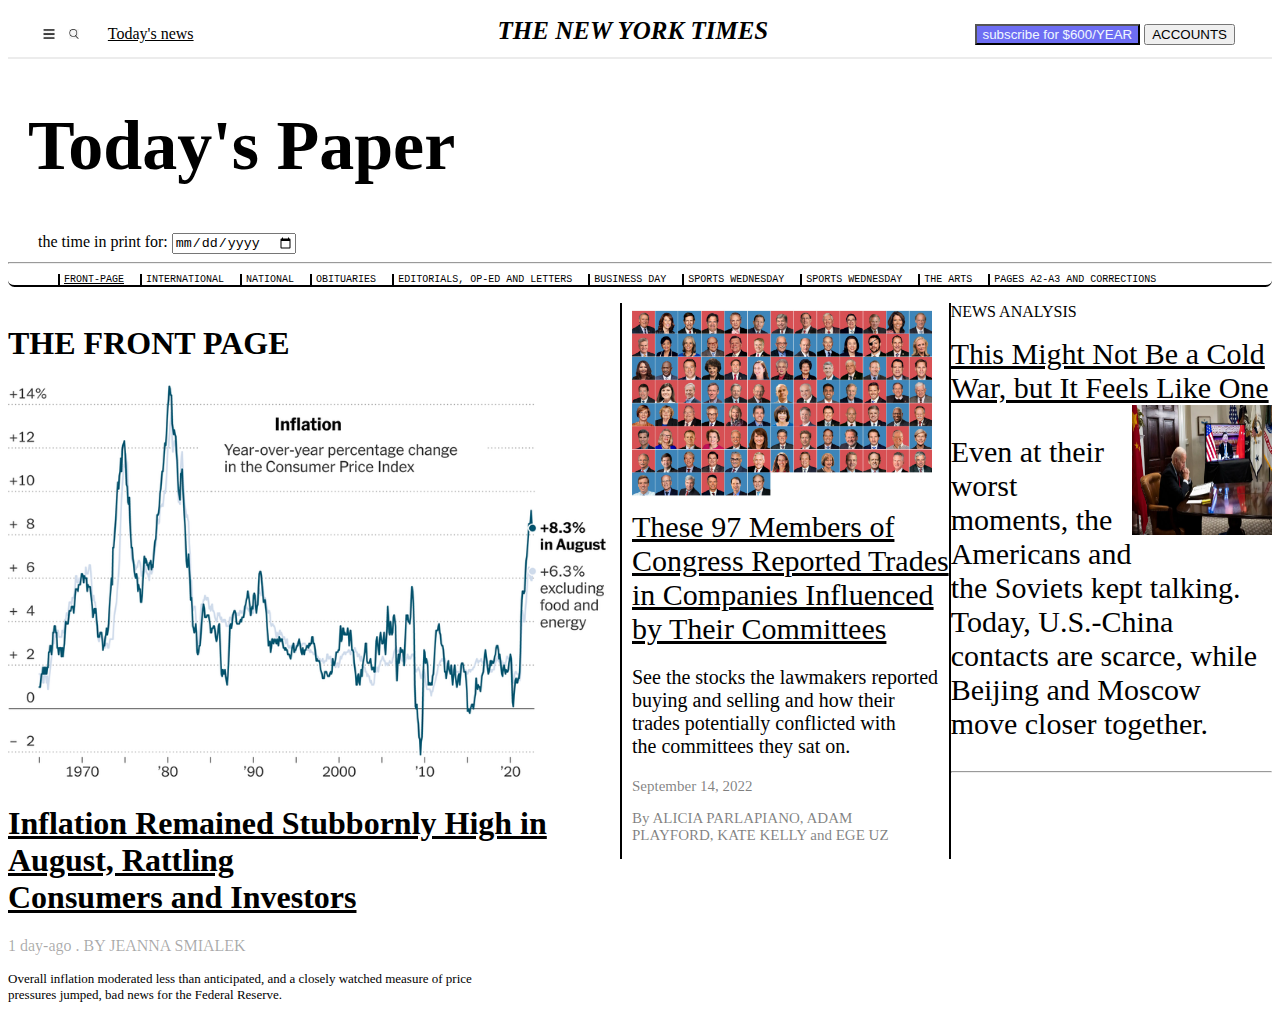
<file: index.html>
<!DOCTYPE html>
<html>
    <head>
        <title>NEW-YORKS-TIMES-NP </title>
      <link rel="stylesheet" href="./CSS/index.css">
    </head>
    <body>
        <ul class="ul1">
         <div class="div1">
             <button id="a1" class="button1"><li ><img src="image/three-line.png" alt="three-line" height="10px "></li></button>
             <button id="a2" class="button1"><li ><img src="image/search-icon.png" alt="search" height="10px"></li></button> 
             <li id="a3"><a href="index.html"> Today's news</a></li>
             <li id="a4">  <i><b> THE NEW YORK TIMES </b></i> </li>
             <button id="a5" class="button1"><li>subscribe for $600/YEAR</li></button>
             <button id="a6" class="button1"><li>ACCOUNTS</li></button>
         </div>
            </ul>
        <h1 id="a7"><b>Today's Paper</b></h1>
        <span>the time in print for:  <input type="date" name="the time in print for"></span>
        <hr>
        <div class="div5">
        <header>
            <ul class="ul2">
               <div class="div2">
                <li> <a href="./HTML/front-page.html">FRONT-PAGE</a></li>
                <li>INTERNATIONAL</li>
                <li>NATIONAL</li>
                <li>OBITUARIES</li>
                <li>EDITORIALS, OP-ED AND LETTERS </li>
                <li>BUSINESS DAY</li>
                <li>SPORTS WEDNESDAY</li>
                <li>SPORTS WEDNESDAY</li>
                <li>THE ARTS</li>
                <li>PAGES A2-A3 AND CORRECTIONS</li>
                </div>
            </ul>
        </header>
        <section>
         <nav>
            <h1>THE FRONT PAGE</h1>
            <a href="./HTML/front-page.html">
               <img src="image/FRONT-PAGE.png" alt="front page" width="600px">
            </a>
            <p><a href="./HTML/front-page.html"> <h1>Inflation Remained Stubbornly High in August, Rattling  <br> Consumers and Investors</h1> </a></p>
            <p id="A2">1 day-ago . BY JEANNA  SMIALEK </p>
            <p id="A1">Overall inflation moderated less than anticipated, and a closely watched measure of price <br> pressures jumped, bad news for the Federal Reserve.</p>
         </nav>
         <article>
            <a href="./HTML/politics.html">
                <img src="./image/97member.jpg" alt="97 member" width="300px">
            </a>
            <br>
            <a href="./HTML/politics.html" class="link3">These 97 Members of <br> Congress Reported Trades <br> in Companies Influenced <br> by Their Committees</a>
            <br>
            <p id="b6">See the stocks the lawmakers reported <br> buying and selling and how their <br> trades potentially conflicted with <br> the committees they sat on.</p> 
           <p id="b7">September 14, 2022
            </p>
            <p id="b7">
            By ALICIA PARLAPIANO, ADAM <br> PLAYFORD, KATE KELLY and EGE UZ
        </p>
        </article>
        <aside>
            <p>NEWS ANALYSIS</p>
            <a href="./HTML/asia-pasafic.html" class="link4">This Might Not Be a Cold War, but It Feels Like One</a>
            <br>
            <a href="./HTML/asia-pasafic.html" class="link5">
                <img src="./image/President Biden.jpg" alt="bidan" width="140px" height="130px">
            </a>
            <p id="b8">Even at their worst moments, the Americans and the Soviets kept talking. Today, U.S.-China contacts are scarce, while Beijing and Moscow move closer together.</p>
            <hr>
        </aside>
        </section>
        
    </div>
    </body>
</html>
</file>
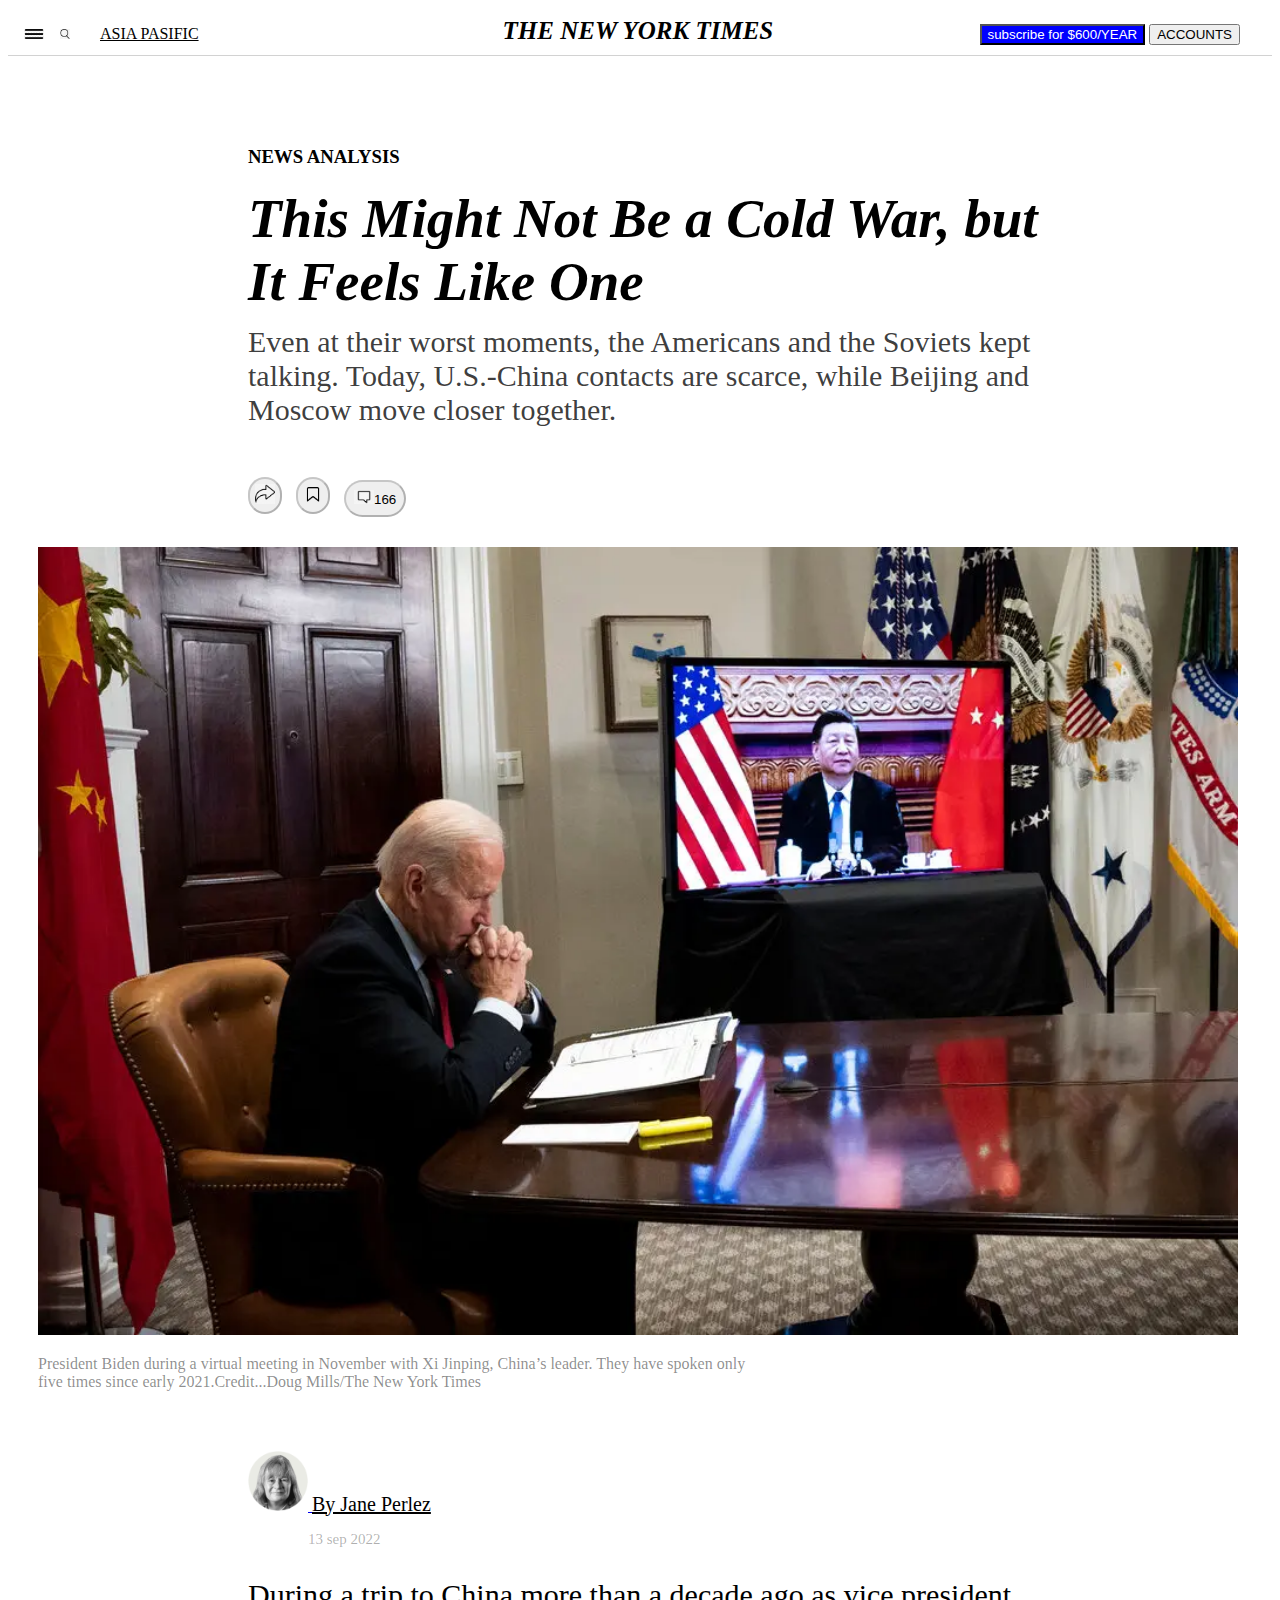
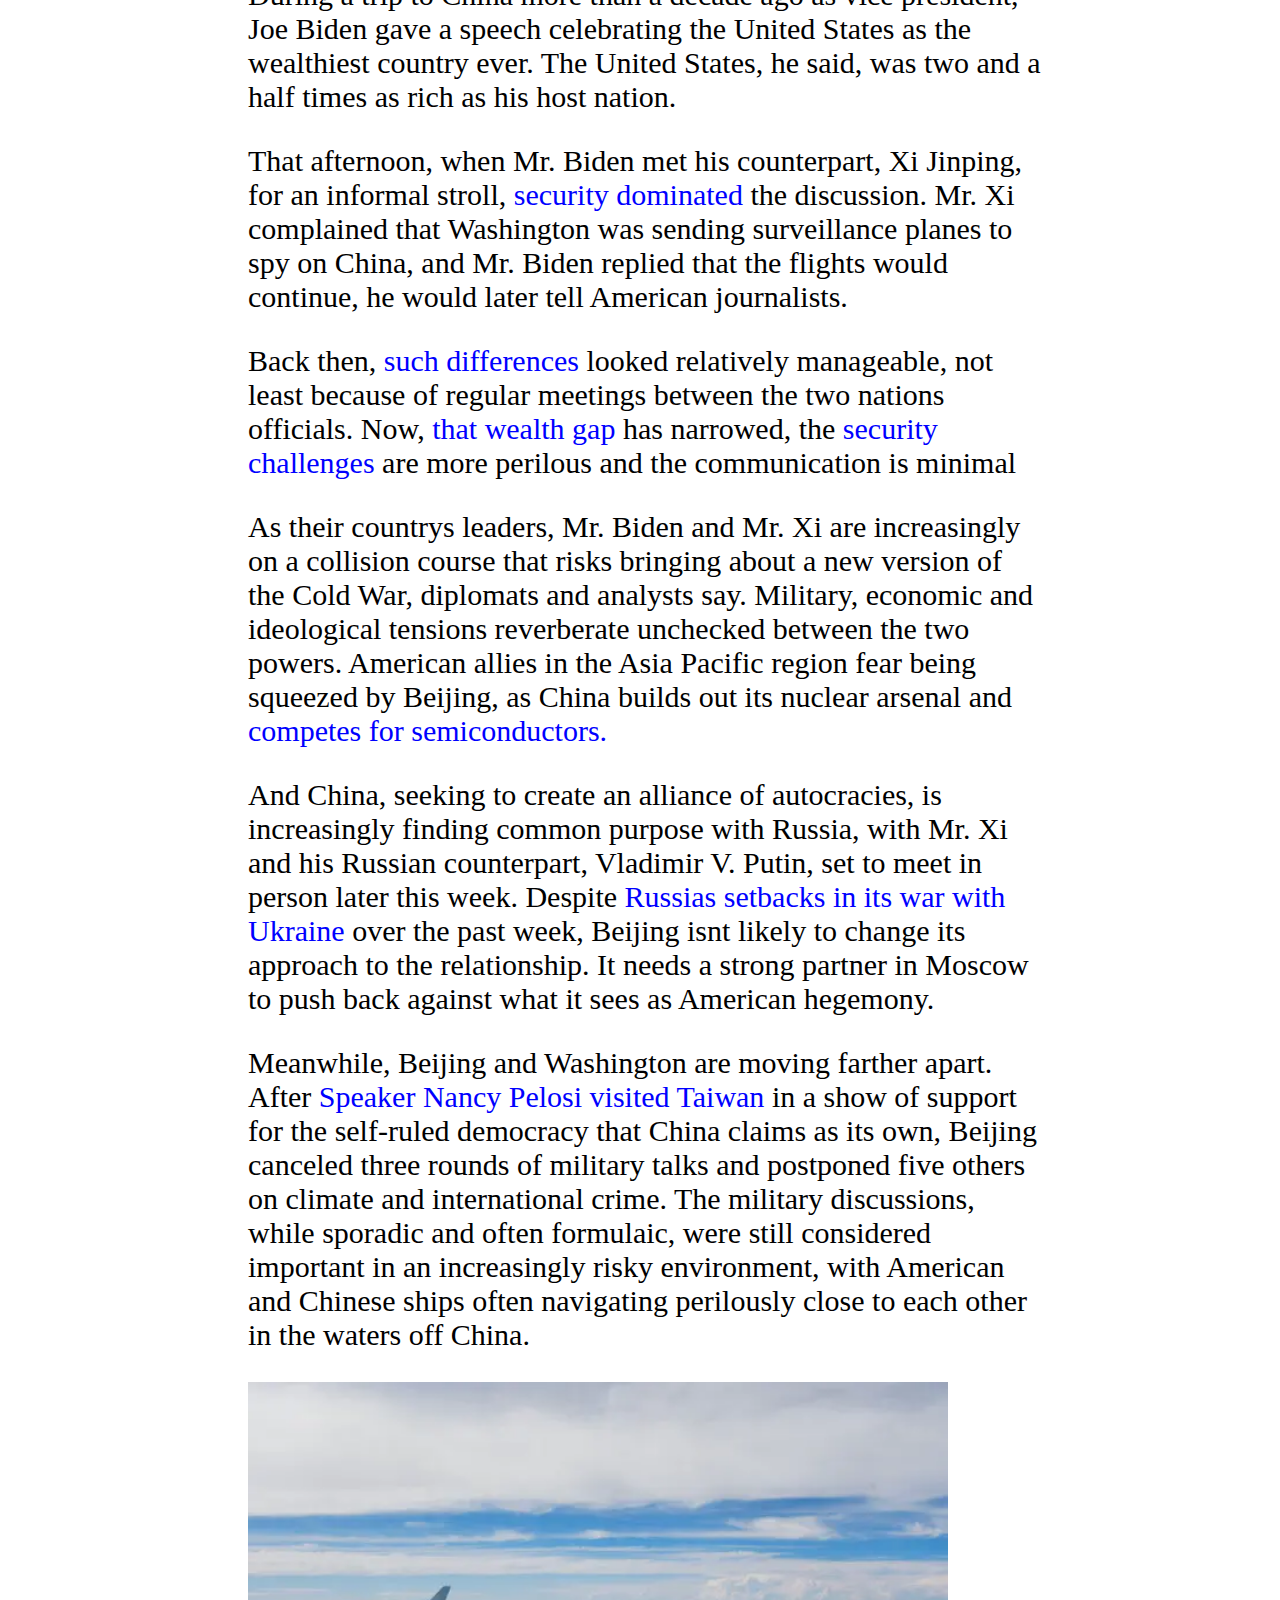
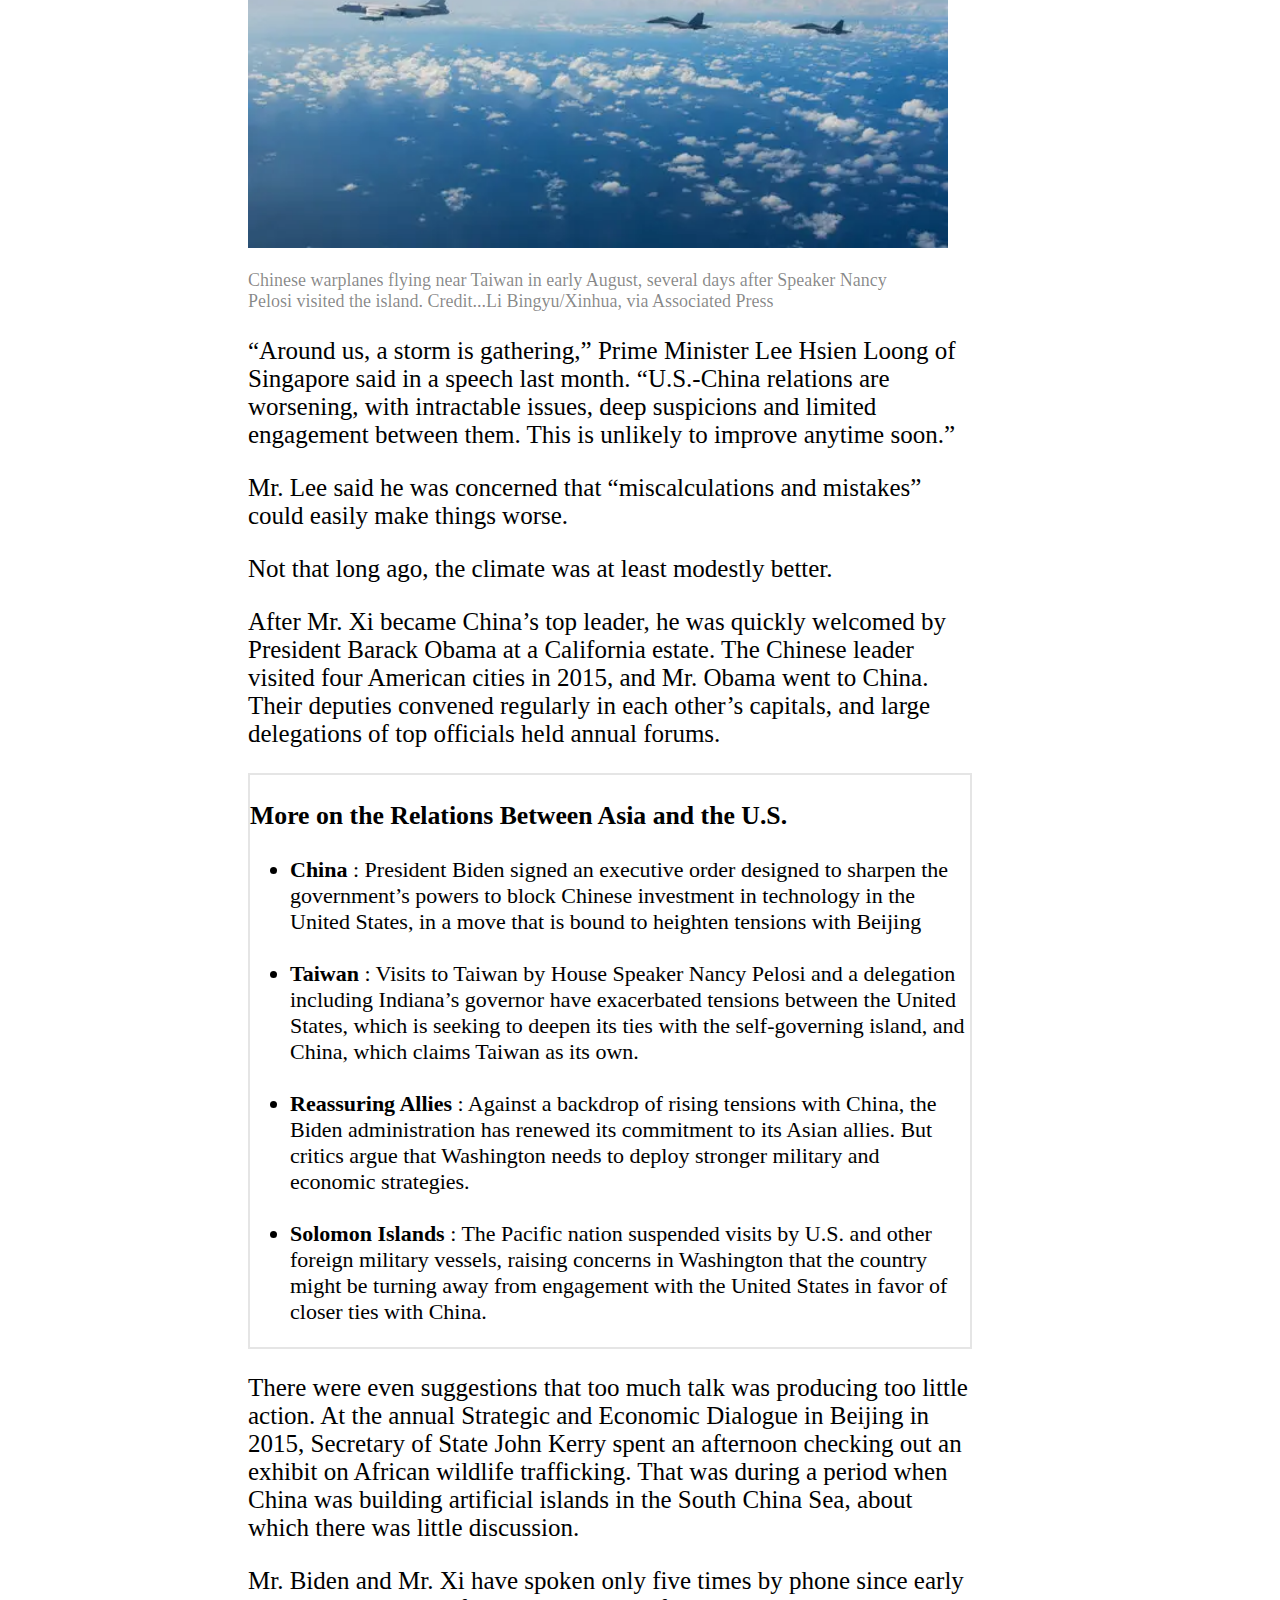
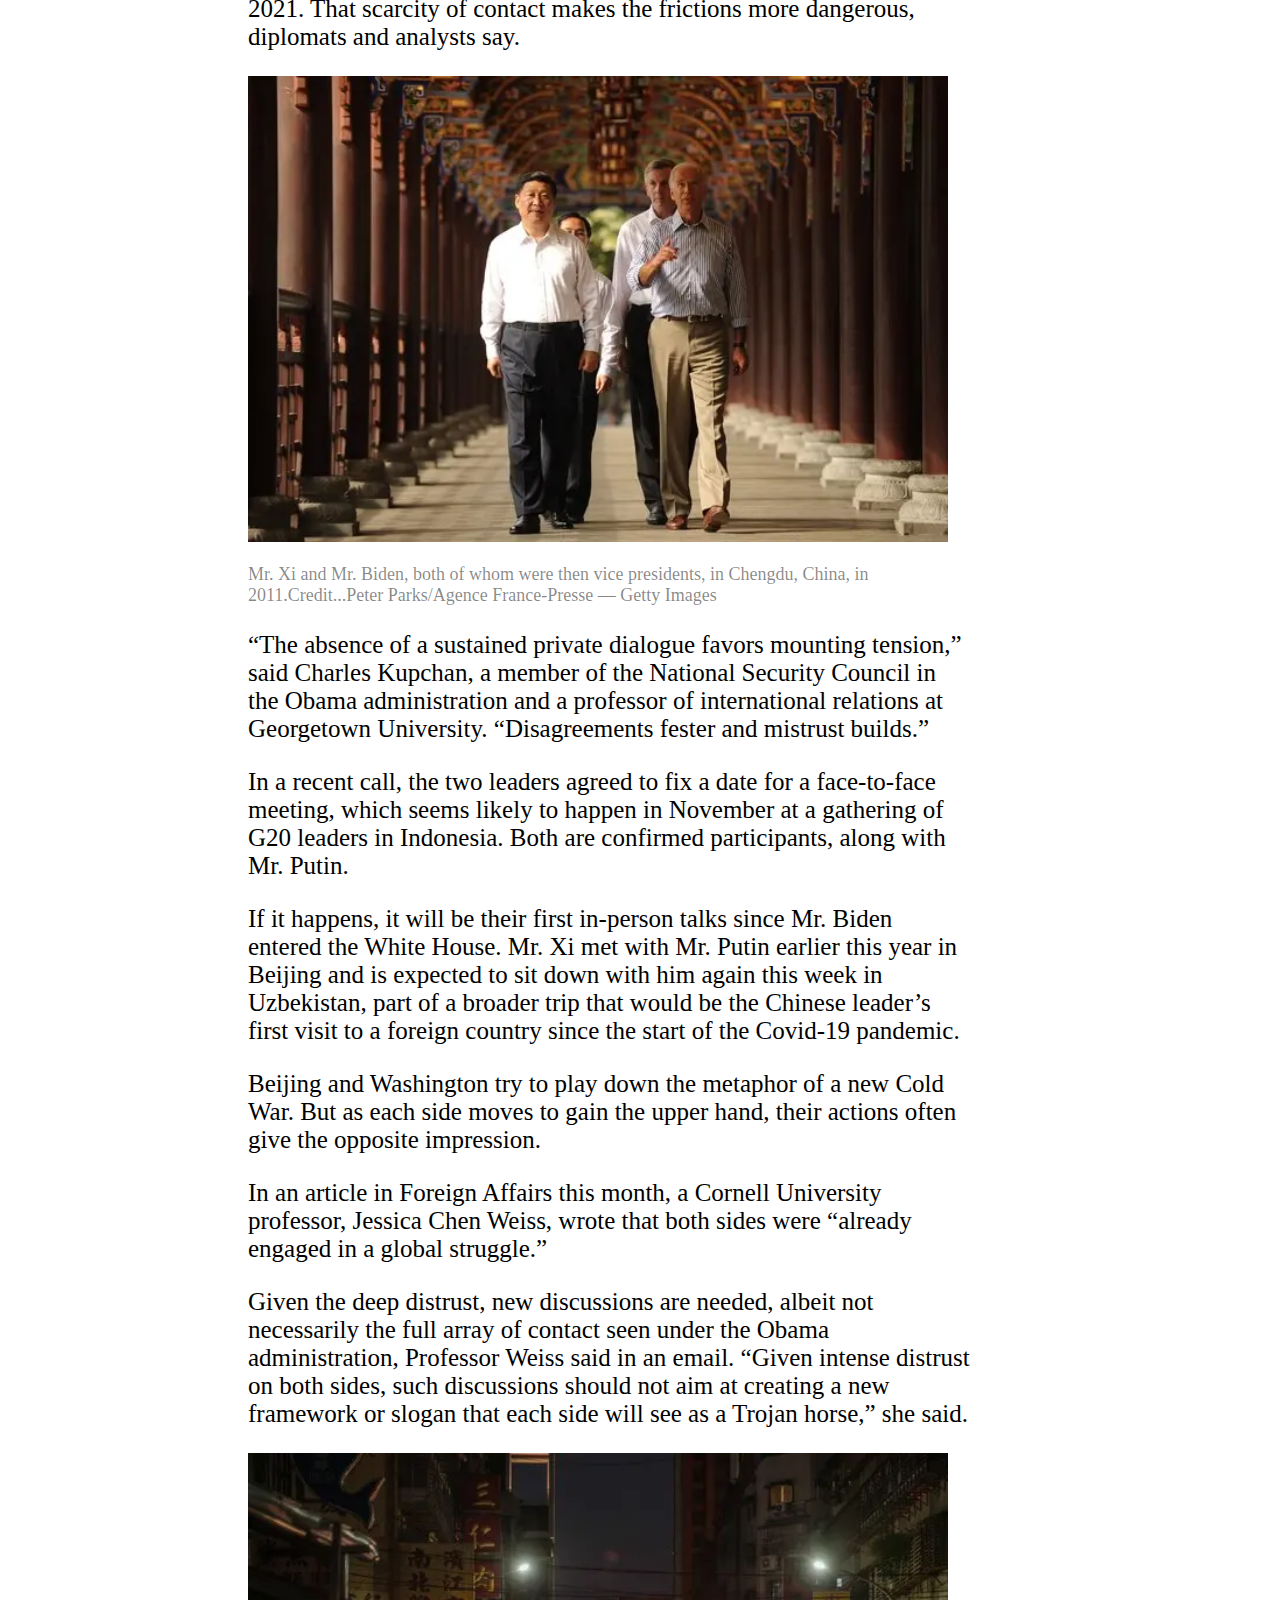
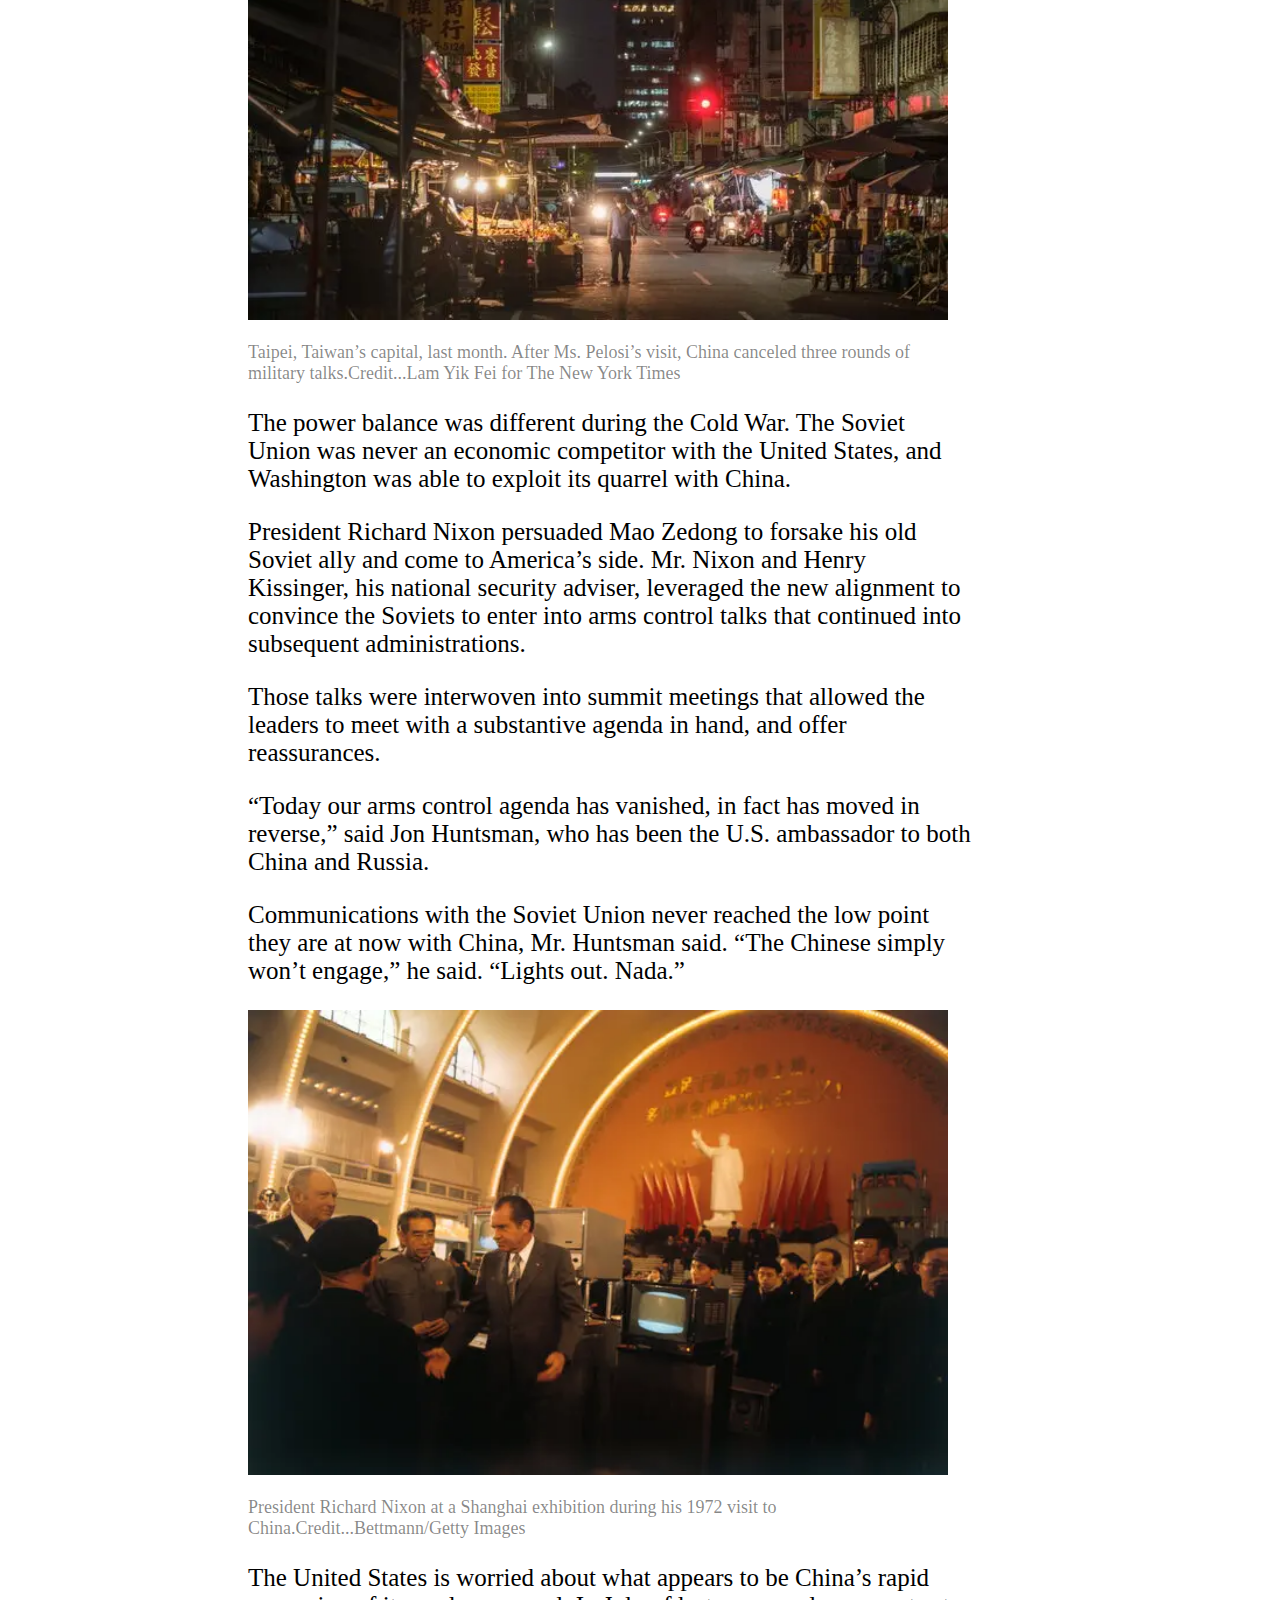
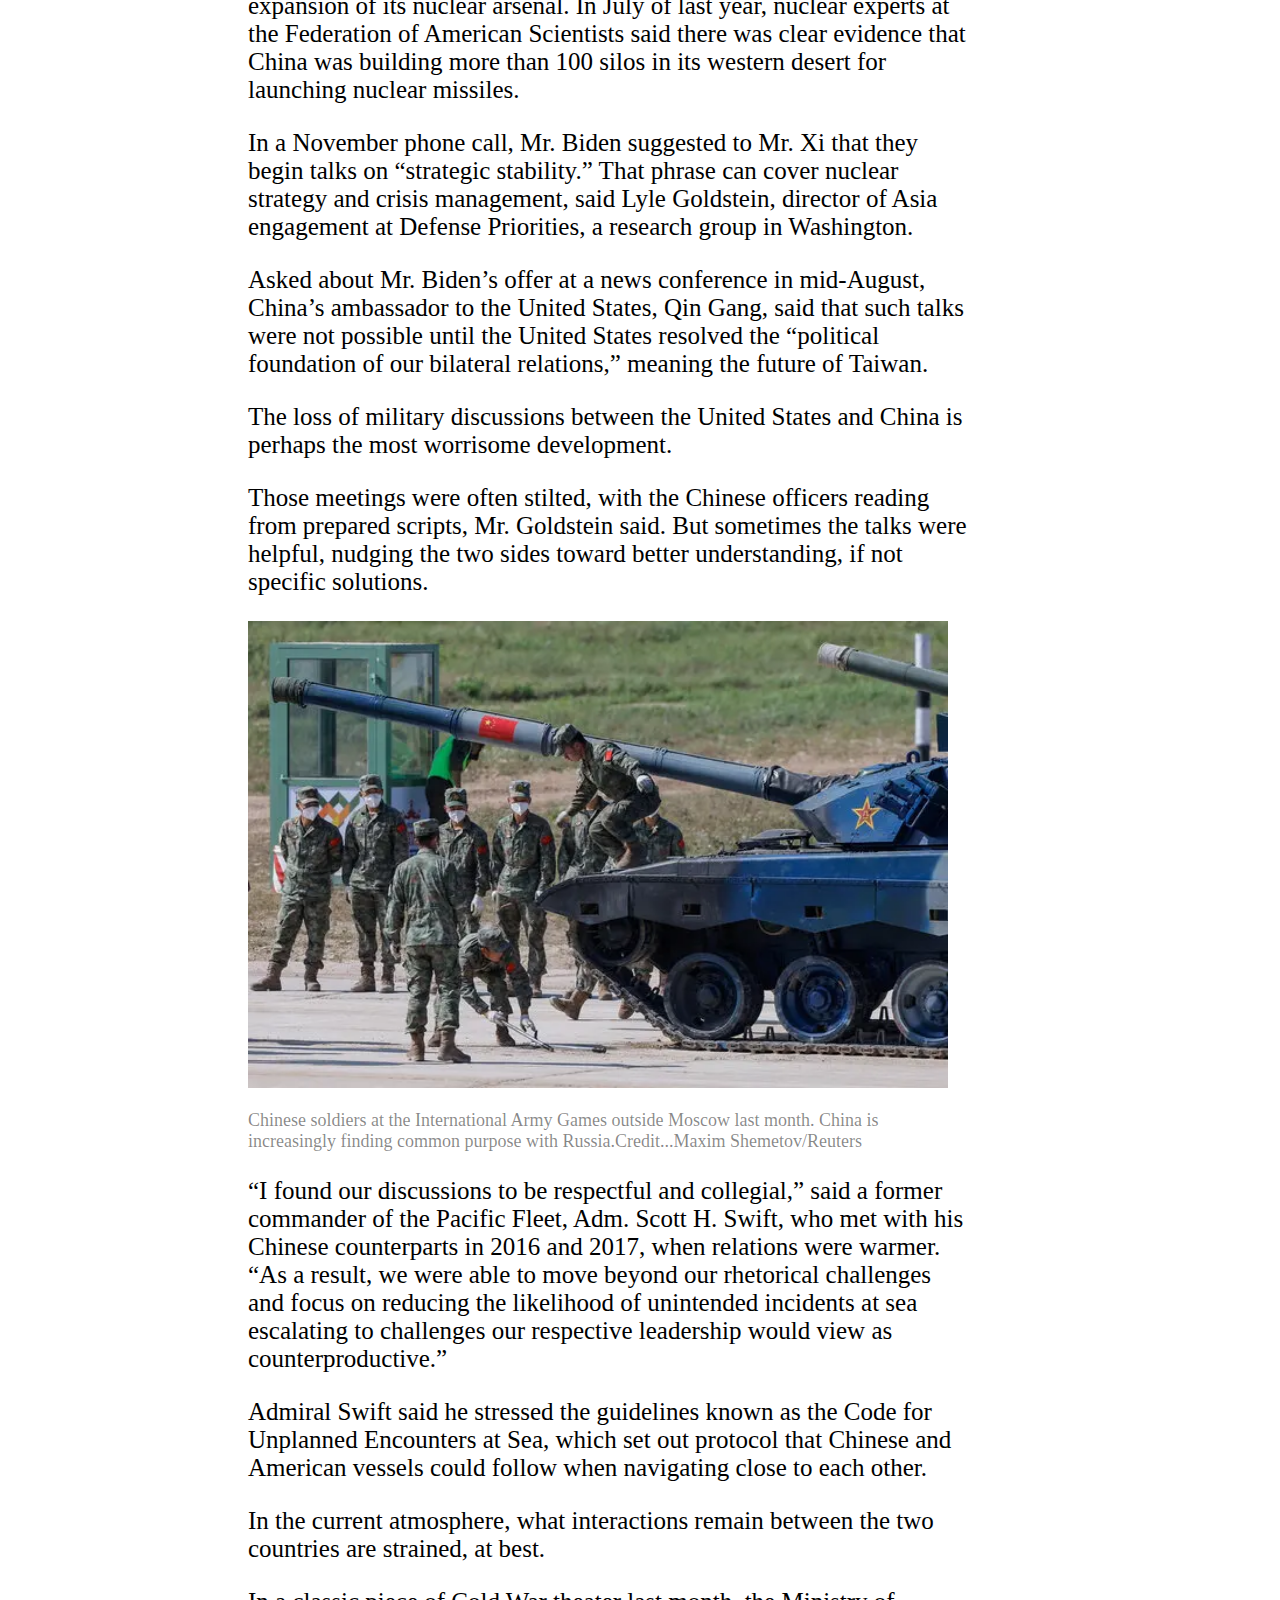
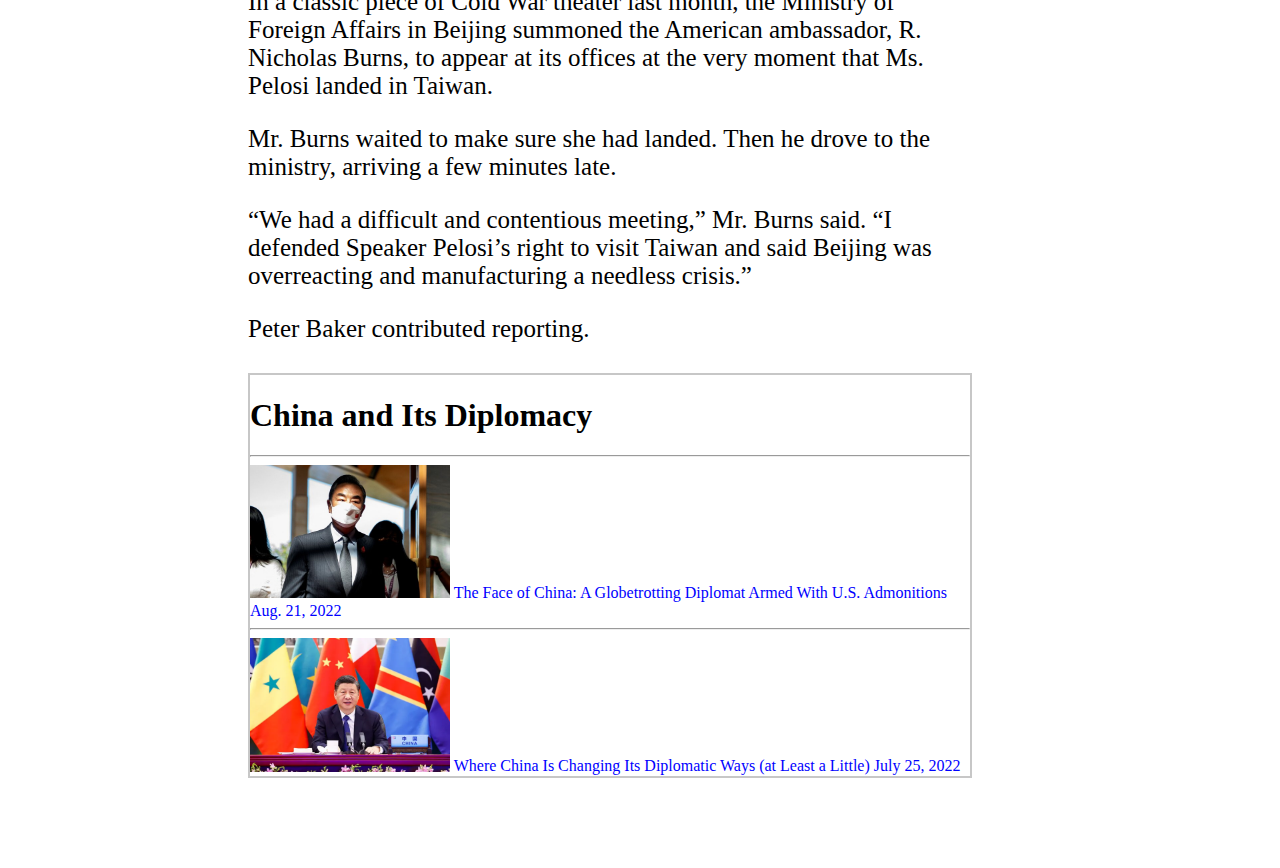
<file: HTML/asia-pasafic.html>
<!DOCTYPE html>
<html>
    <head>
        <title>ASIA PASAFIC</title>
        <link rel="stylesheet" href="../CSS/asia-pacafic.css">
    </head>
    <body>
        <ul class="ul1">
            <div class="div1">
                <button id="a1" class="button1"><li ><img src="../image/three-line.png" alt="three-line" height="10px" width="20px" ></li></button>
                <button id="a2" class="button1"><li ><img src="../image/search-icon.png" alt="search" height="10px"></li></button> 
                <li id="a3"><a href="https://www.nytimes.com/international/section/world/asia">ASIA PASIFIC</a></li>
                <li id="a4">  <i><b> THE NEW YORK TIMES </b></i> </li>
                <button id="a5" class="button1"><li>subscribe for $600/YEAR</li></button>
                <button id="a6" class="button1"><li>ACCOUNTS</li></button>
            </div>
               </ul>
            <h3 id="a7">NEWS ANALYSIS</h3>
            <h1 id="a8"> <i> This Might Not Be a Cold War, but It Feels Like One </i></h1>
            <p id="a9">Even at their worst moments, the Americans and the Soviets kept talking. Today, U.S.-China contacts are scarce, while Beijing and Moscow move closer together.</p>
            <button class="button2"><img src="../image/shear.png" alt="shear" width="20px"></button>
            <button class="button3"><img src="../image/save-3244517-2701888.webp" alt="save" width="20px"></button>
            <button class="button4"><img src="../image/comment.png" alt="comment" width="20px">166</button>
            <img src="../image/President Biden.jpg" alt="" width="1200px" class="image1">
            <p id="a0">President Biden during a virtual meeting in November with Xi Jinping, China’s leader. They have spoken only five times since early 2021.Credit...Doug Mills/The New York Times</p>
            <a href="https://www.nytimes.com/by/jane-perlez" class="link1">
            <img src="../image/Jane Perlez.png" alt="jane Perlez" width="60px">
            </a>
            <a href="https://www.nytimes.com/by/jane-perlez" class="link2">By Jane Perlez</a>
            <br>
            <p id="b1">13 sep 2022</p>
             <div class="div2">
             <p>During a trip to China more than a decade ago as vice president, Joe Biden gave a speech celebrating the United States as the wealthiest country ever. The United States, he said, was two and a half times as rich as his host nation.</p>
             <p>That afternoon, when Mr. Biden met his counterpart, Xi Jinping, for an informal stroll, <span> security dominated </span>the discussion. Mr. Xi complained that Washington was sending surveillance planes to spy on China, and Mr. Biden replied that the flights would continue, he would later tell American journalists.</p>
             <p>Back then, <span> such differences </span> looked relatively manageable, not least because of regular meetings between the two nations officials. Now, <span> that wealth gap </span> has narrowed, the <span> security challenges</span> are more perilous and the communication is minimal</p>
             <p>As their countrys leaders, Mr. Biden and Mr. Xi are increasingly on a collision course that risks bringing about a new version of the Cold War, diplomats and analysts say. Military, economic and ideological tensions reverberate unchecked between the two powers. American allies in the Asia Pacific region fear being squeezed by Beijing, as China builds out its nuclear arsenal and <span> competes for semiconductors. </span></p>
             <p>And China, seeking to create an alliance of autocracies, is increasingly finding common purpose with Russia, with Mr. Xi and his Russian counterpart, Vladimir V. Putin, set to meet in person later this week. Despite <span> Russias setbacks in its war with Ukraine  </span>over the past week, Beijing isnt likely to change its approach to the relationship. It needs a strong partner in Moscow to push back against what it sees as American hegemony.</p>
             <p>Meanwhile, Beijing and Washington are moving farther apart. After <span> Speaker Nancy Pelosi visited Taiwan </span> in a show of support for the self-ruled democracy that China claims as its own, Beijing canceled three rounds of military talks and postponed five others on climate and international crime. The military discussions, while sporadic and often formulaic, were still considered important in an increasingly risky environment, with American and Chinese ships often navigating perilously close to each other in the waters off China.</p>
             </div>
            <img src="../image/birds-in-the-sky.webp" alt="birds-in-the-sky" width="700px" id="b2">
            <p id="b3">Chinese warplanes flying near Taiwan in early August, several days after Speaker Nancy Pelosi visited the island. Credit...Li Bingyu/Xinhua, via Associated Press</p>
            <div class="div3">       
            <p>“Around us, a storm is gathering,” Prime Minister Lee Hsien Loong of Singapore said in a speech last month. “U.S.-China relations are worsening, with intractable issues, deep suspicions and limited engagement between them. This is unlikely to improve anytime soon.”</p>
            <p>Mr. Lee said he was concerned that “miscalculations and mistakes” could easily make things worse.</p>
            <p>Not that long ago, the climate was at least modestly better.</p>
            <p>After Mr. Xi became China’s top leader, he was quickly welcomed by President Barack Obama at a California estate. The Chinese leader visited four American cities in 2015, and Mr. Obama went to China. Their deputies convened regularly in each other’s capitals, and large delegations of top officials held annual forums.</p>
        </div>
           <div class="div4">
            <h3>More on the Relations Between Asia and the U.S.</h3>
            <ul>
            <li> <b> China </b>: President Biden signed an executive order designed to sharpen the government’s powers to block Chinese investment in technology in the United States, in a move that is bound to heighten tensions with Beijing</li>
            <br>
            <li> <b>Taiwan </b>: Visits to Taiwan by House Speaker Nancy Pelosi and a delegation including Indiana’s governor have exacerbated tensions between the United States, which is seeking to deepen its ties with the self-governing island, and China, which claims Taiwan as its own.</li>
            <br>
            <li> <b>Reassuring Allies </b>: Against a backdrop of rising tensions with China, the Biden administration has renewed its commitment to its Asian allies. But critics argue that Washington needs to deploy stronger military and economic strategies.</li>
            <br>
            <li> <b>Solomon Islands </b>: The Pacific nation suspended visits by U.S. and other foreign military vessels, raising concerns in Washington that the country might be turning away from engagement with the United States in favor of closer ties with China.</li>
        </ul>
    </div>
    <div class="div3">
        <p>There were even suggestions that too much talk was producing too little action. At the annual Strategic and Economic Dialogue in Beijing in 2015, Secretary of State John Kerry spent an afternoon checking out an exhibit on African wildlife trafficking. That was during a period when China was building artificial islands in the South China Sea, about which there was little discussion.</p>
        <p>Mr. Biden and Mr. Xi have spoken only five times by phone since early 2021. That scarcity of contact makes the frictions more dangerous, diplomats and analysts say.</p>
    </div>
        <img src="../image/mr xi and mr bidan.webp" alt="mr xi and bidan" width="700px" id="b2">
        <p id="b3">Mr. Xi and Mr. Biden, both of whom were then vice presidents, in Chengdu, China, in 2011.Credit...Peter Parks/Agence France-Presse — Getty Images</p>
            <div class="div3">
        <p>“The absence of a sustained private dialogue favors mounting tension,” said Charles Kupchan, a member of the National Security Council in the Obama administration and a professor of international relations at Georgetown University. “Disagreements fester and mistrust builds.”</p>
        <p>In a recent call, the two leaders agreed to fix a date for a face-to-face meeting, which seems likely to happen in November at a gathering of G20 leaders in Indonesia. Both are confirmed participants, along with Mr. Putin.</p>
        <p>If it happens, it will be their first in-person talks since Mr. Biden entered the White House. Mr. Xi met with Mr. Putin earlier this year in Beijing and is expected to sit down with him again this week in Uzbekistan, part of a broader trip that would be the Chinese leader’s first visit to a foreign country since the start of the Covid-19 pandemic.</p>
        <p>Beijing and Washington try to play down the metaphor of a new Cold War. But as each side moves to gain the upper hand, their actions often give the opposite impression.</p>
        <p>In an article in Foreign Affairs this month, a Cornell University professor, Jessica Chen Weiss, wrote that both sides were “already engaged in a global struggle.”</p>
        <p>Given the deep distrust, new discussions are needed, albeit not necessarily the full array of contact seen under the Obama administration, Professor Weiss said in an email. “Given intense distrust on both sides, such discussions should not aim at creating a new framework or slogan that each side will see as a Trojan horse,” she said.</p>
    </div>

        <img src="../image/Taipei.webp" alt="Taipei" width="700px" id="b2">
        <p id="b3">Taipei, Taiwan’s capital, last month. After Ms. Pelosi’s visit, China canceled three rounds of military talks.Credit...Lam Yik Fei for The New York Times</p>
        <div class="div3">
        <p>The power balance was different during the Cold War. The Soviet Union was never an economic competitor with the United States, and Washington was able to exploit its quarrel with China.</p>
        <p>President Richard Nixon persuaded Mao Zedong to forsake his old Soviet ally and come to America’s side. Mr. Nixon and Henry Kissinger, his national security adviser, leveraged the new alignment to convince the Soviets to enter into arms control talks that continued into subsequent administrations.</p>
        <P>Those talks were interwoven into summit meetings that allowed the leaders to meet with a substantive agenda in hand, and offer reassurances.</P>
        <P>“Today our arms control agenda has vanished, in fact has moved in reverse,” said Jon Huntsman, who has been the U.S. ambassador to both China and Russia.</P>
        <P>Communications with the Soviet Union never reached the low point they are at now with China, Mr. Huntsman said. “The Chinese simply won’t engage,” he said. “Lights out. Nada.”</P>
       </div>
        <img src="../image/President Richard Nixon.webp" alt="president Richard Nixon" width="700px" id="b2">
        <p id="b3">President Richard Nixon at a Shanghai exhibition during his 1972 visit to China.Credit...Bettmann/Getty Images</p>
        <div class="div3">
        <p>The United States is worried about what appears to be China’s rapid expansion of its nuclear arsenal. In July of last year, nuclear experts at the Federation of American Scientists said there was clear evidence that China was building more than 100 silos in its western desert for launching nuclear missiles.</p>
        <p>In a November phone call, Mr. Biden suggested to Mr. Xi that they begin talks on “strategic stability.” That phrase can cover nuclear strategy and crisis management, said Lyle Goldstein, director of Asia engagement at Defense Priorities, a research group in Washington.</p>
        <p>Asked about Mr. Biden’s offer at a news conference in mid-August, China’s ambassador to the United States, Qin Gang, said that such talks were not possible until the United States resolved the “political foundation of our bilateral relations,” meaning the future of Taiwan.</p>
        <p>The loss of military discussions between the United States and China is perhaps the most worrisome development.</p>
        <p>Those meetings were often stilted, with the Chinese officers reading from prepared scripts, Mr. Goldstein said. But sometimes the talks were helpful, nudging the two sides toward better understanding, if not specific solutions.</p>
        </div>
        <img src="../image/Chinese soldiers.webp" alt="Chinese soldiers" width="700px" id="b2">
        <p id="b3">Chinese soldiers at the International Army Games outside Moscow last month. China is increasingly finding common purpose with Russia.Credit...Maxim Shemetov/Reuters</p>
        <div class="div3">
        <p>“I found our discussions to be respectful and collegial,” said a former commander of the Pacific Fleet, Adm. Scott H. Swift, who met with his Chinese counterparts in 2016 and 2017, when relations were warmer. “As a result, we were able to move beyond our rhetorical challenges and focus on reducing the likelihood of unintended incidents at sea escalating to challenges our respective leadership would view as counterproductive.”</p>
        <p>Admiral Swift said he stressed the guidelines known as the Code for Unplanned Encounters at Sea, which set out protocol that Chinese and American vessels could follow when navigating close to each other.</p>
        <p>In the current atmosphere, what interactions remain between the two countries are strained, at best.</p>
        <p>In a classic piece of Cold War theater last month, the Ministry of Foreign Affairs in Beijing summoned the American ambassador, R. Nicholas Burns, to appear at its offices at the very moment that Ms. Pelosi landed in Taiwan.</p>
        <p>Mr. Burns waited to make sure she had landed. Then he drove to the ministry, arriving a few minutes late.</p>
        <p>“We had a difficult and contentious meeting,” Mr. Burns said. “I defended Speaker Pelosi’s right to visit Taiwan and said Beijing was overreacting and manufacturing a needless crisis.”</p>
        <p>Peter Baker contributed reporting.</p>
    </div>
    <div class="div5">
        <h1>China and Its Diplomacy</h1>
        <hr>
        <img src="../image/the faceof china.jpg" alt="china" width="200px"><span class="A2"> The Face of China: A Globetrotting Diplomat Armed 
        With U.S. Admonitions</span>
        <span class="A1"> Aug. 21, 2022</span>
        <hr>
        <img src="../image/chunda.webp" alt="china" width="200px"><span class="A2"> Where China Is Changing Its Diplomatic Ways (at
         Least a Little)</span>
        <span class="A1">July 25, 2022</span>
        
        
    </div>
    </body>
    </html>
</file>
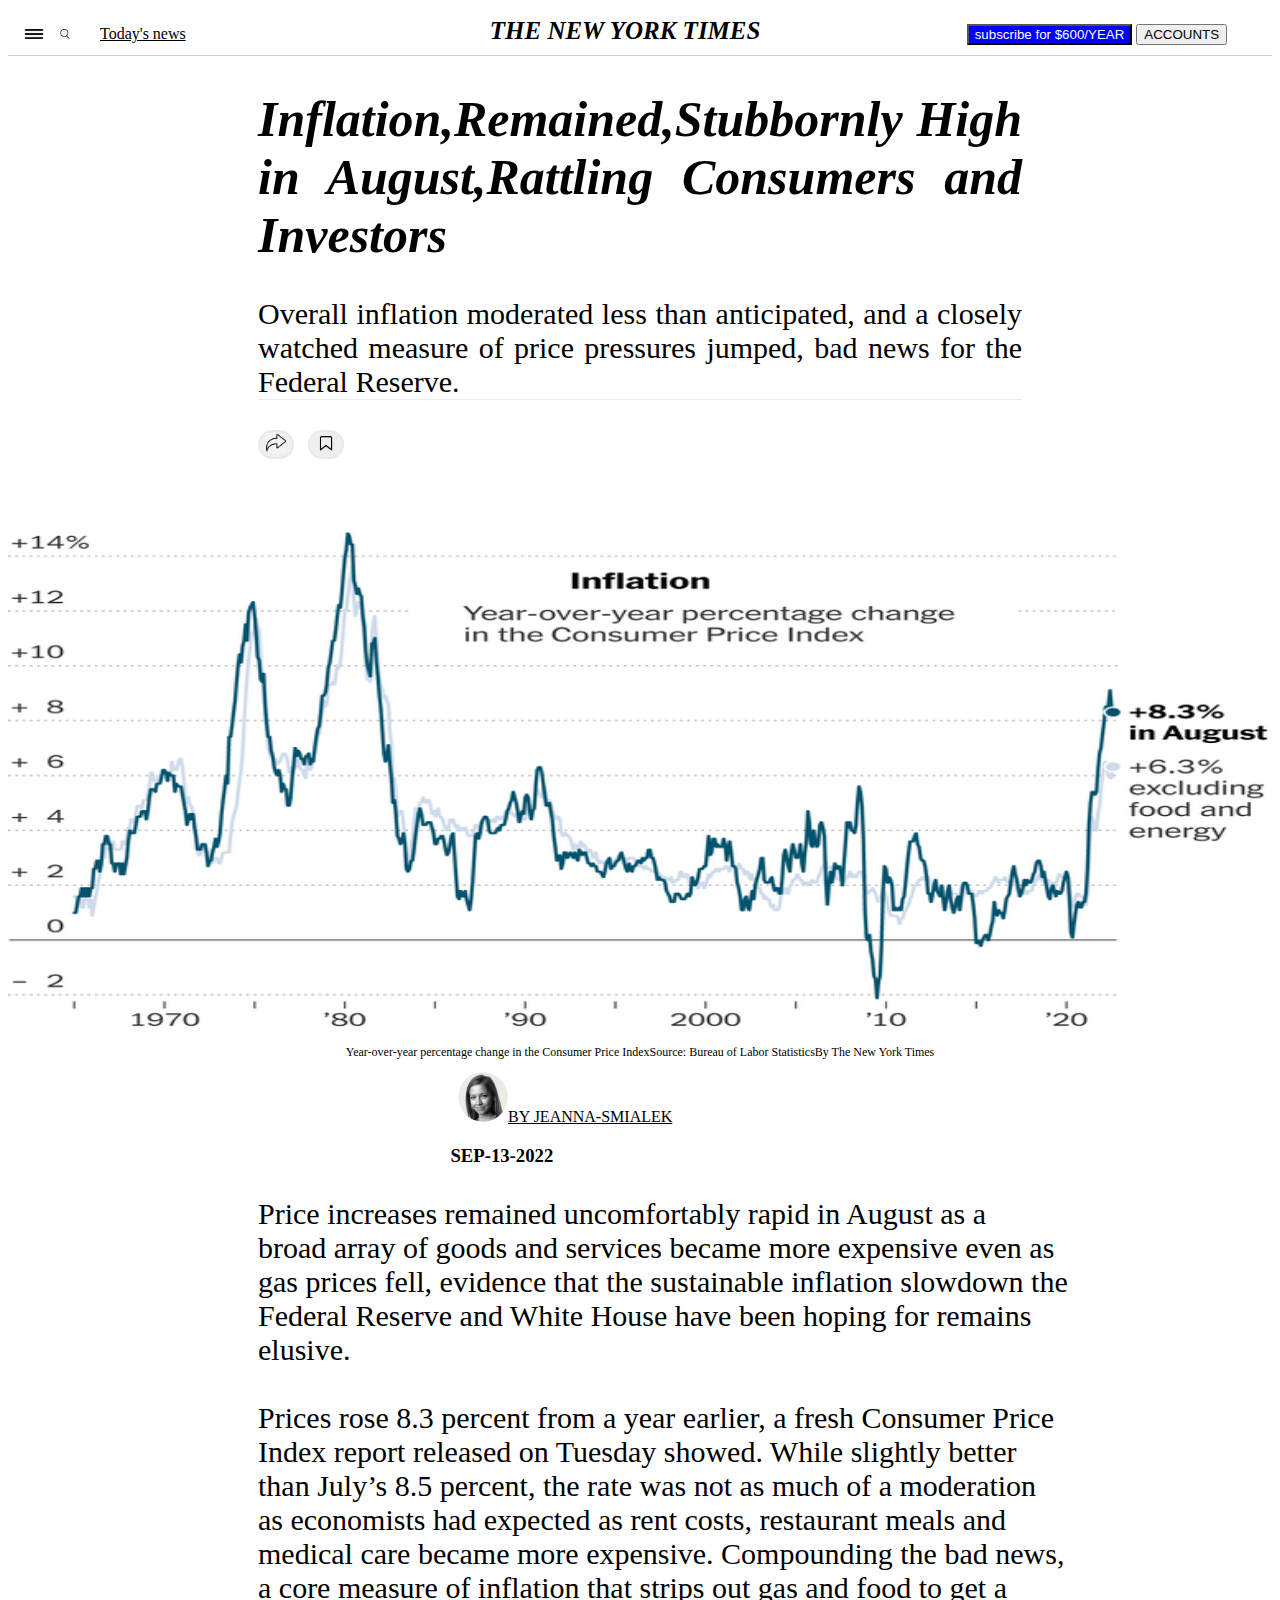
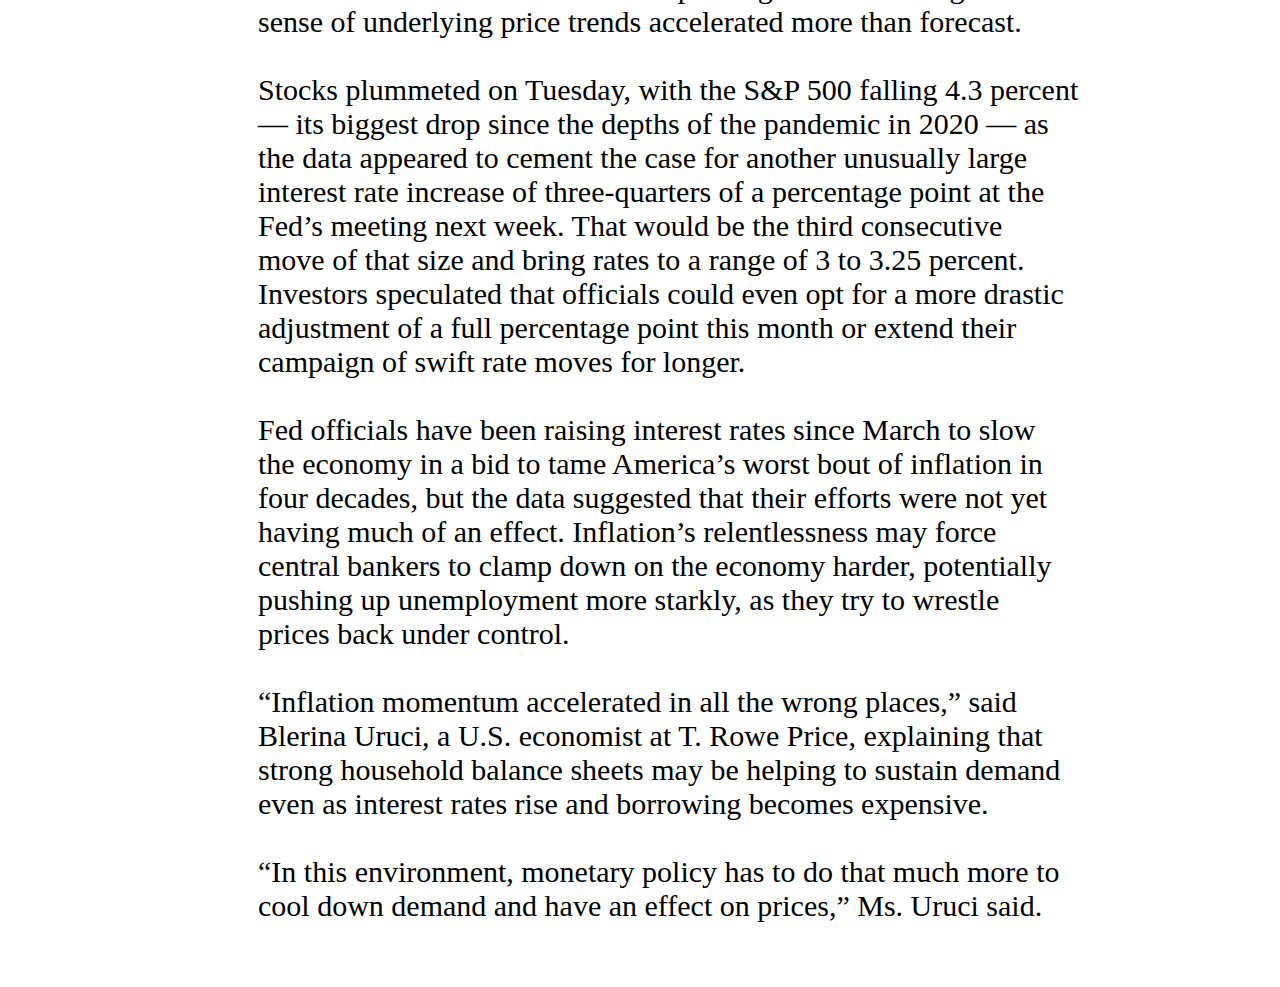
<file: HTML/front-page.html>
<!DOCTYPE html>
<html>
    <head>
        <title>THE U.S. ECONOMICS TODAY</title>
        <link rel="stylesheet" href="../CSS/front-page.css">
    </head>
    <body>
        <ul class="ul1">
         <div class="div1">
             <button id="a1" class="button1"><li ><img src="../image/three-line.png" alt="three-line" height="10px" width="20px" ></li></button>
             <button id="a2" class="button1"><li ><img src="../image/search-icon.png" alt="search" height="10px"></li></button> 
             <li id="a3"><a href="../index.html"> Today's news</a></li>
             <li id="a4">  <i><b> THE NEW YORK TIMES </b></i> </li>
             <button id="a5" class="button1"><li>subscribe for $600/YEAR</li></button>
             <button id="a6" class="button1"><li>ACCOUNTS</li></button>
         </div>
            </ul>
            <h1 id="a7"><b> <i> Inflation,Remained,Stubbornly High in August,Rattling Consumers and Investors</i></b></h1>
            <p id="a8">Overall inflation moderated less than anticipated, and a closely watched measure of price pressures jumped, bad news for the Federal Reserve. </p>
            <button class="button2"><img src="../image/shear.png" alt="shear" height="20px"></button>
            <button class="button3"><img src="../image/save-3244517-2701888.webp" alt="save" height="20px"></button> 
            
            <img src="../image/FRONT-PAGE.png" alt="FRONT-PAGE" height="500px" width="100%" class="img1" >
            <P id="a9">Year-over-year percentage change in the Consumer Price IndexSource: Bureau of Labor StatisticsBy The New York Times</P>
            
            <div class="div3">
            <a href="https://www.nytimes.com/by/jeanna-smialek" class="link1">
            <img src="../image/author-jeanna-smialek.png" alt="author-jeanna-smialek" height="50px" class="link1" >BY   JEANNA-SMIALEK
            </a>
         </div>
            <h3 id="A1">SEP-13-2022</h3>
            <p id="A2">
            Price increases remained uncomfortably rapid in August as a <br> broad array of goods and services became more expensive even as <br> gas prices fell, evidence that the sustainable inflation slowdown the <br> Federal Reserve and White House have been hoping for remains <br> elusive. <br><br>
            Prices rose 8.3 percent from a year earlier, a fresh Consumer Price <br> Index report released on Tuesday showed. While slightly better <br> than July’s 8.5 percent, the rate was not as much of a moderation <br> as economists had expected as rent costs, restaurant meals and <br> medical care became more expensive. Compounding the bad news, <br> a core measure of inflation that strips out gas and food to get a <br> sense of underlying price trends accelerated more than forecast. <br><br>
            Stocks plummeted on Tuesday, with the S&P 500 falling 4.3 percent <br> — its biggest drop since the depths of the pandemic in 2020 — as <br> the data appeared to cement the case for another unusually large <br> interest rate increase of three-quarters of a percentage point at the <br> Fed’s meeting next week. That would be the third consecutive <br> move of that size and bring rates to a range of 3 to 3.25 percent. <br> Investors speculated that officials could even opt for a more drastic <br> adjustment of a full percentage point this month or extend their <br> campaign of swift rate moves for longer. <br><br>
            Fed officials have been raising interest rates since March to slow <br> the economy in a bid to tame America’s worst bout of inflation in <br> four decades, but the data suggested that their efforts were not yet <br> having much of an effect. Inflation’s relentlessness may force <br> central bankers to clamp down on the economy harder, potentially <br> pushing up unemployment more starkly, as they try to wrestle <br> prices back under control. <br><br>
            “Inflation momentum accelerated in all the wrong places,” said <br> Blerina Uruci, a U.S. economist at T. Rowe Price, explaining that <br> strong household balance sheets may be helping to sustain demand <br> even as interest rates rise and borrowing becomes expensive. <br><br>
            “In this environment, monetary policy has to do that much more to <br> cool down demand and have an effect on prices,” Ms. Uruci said. <br><br>
            </p>
    </body>
</html>
</file>
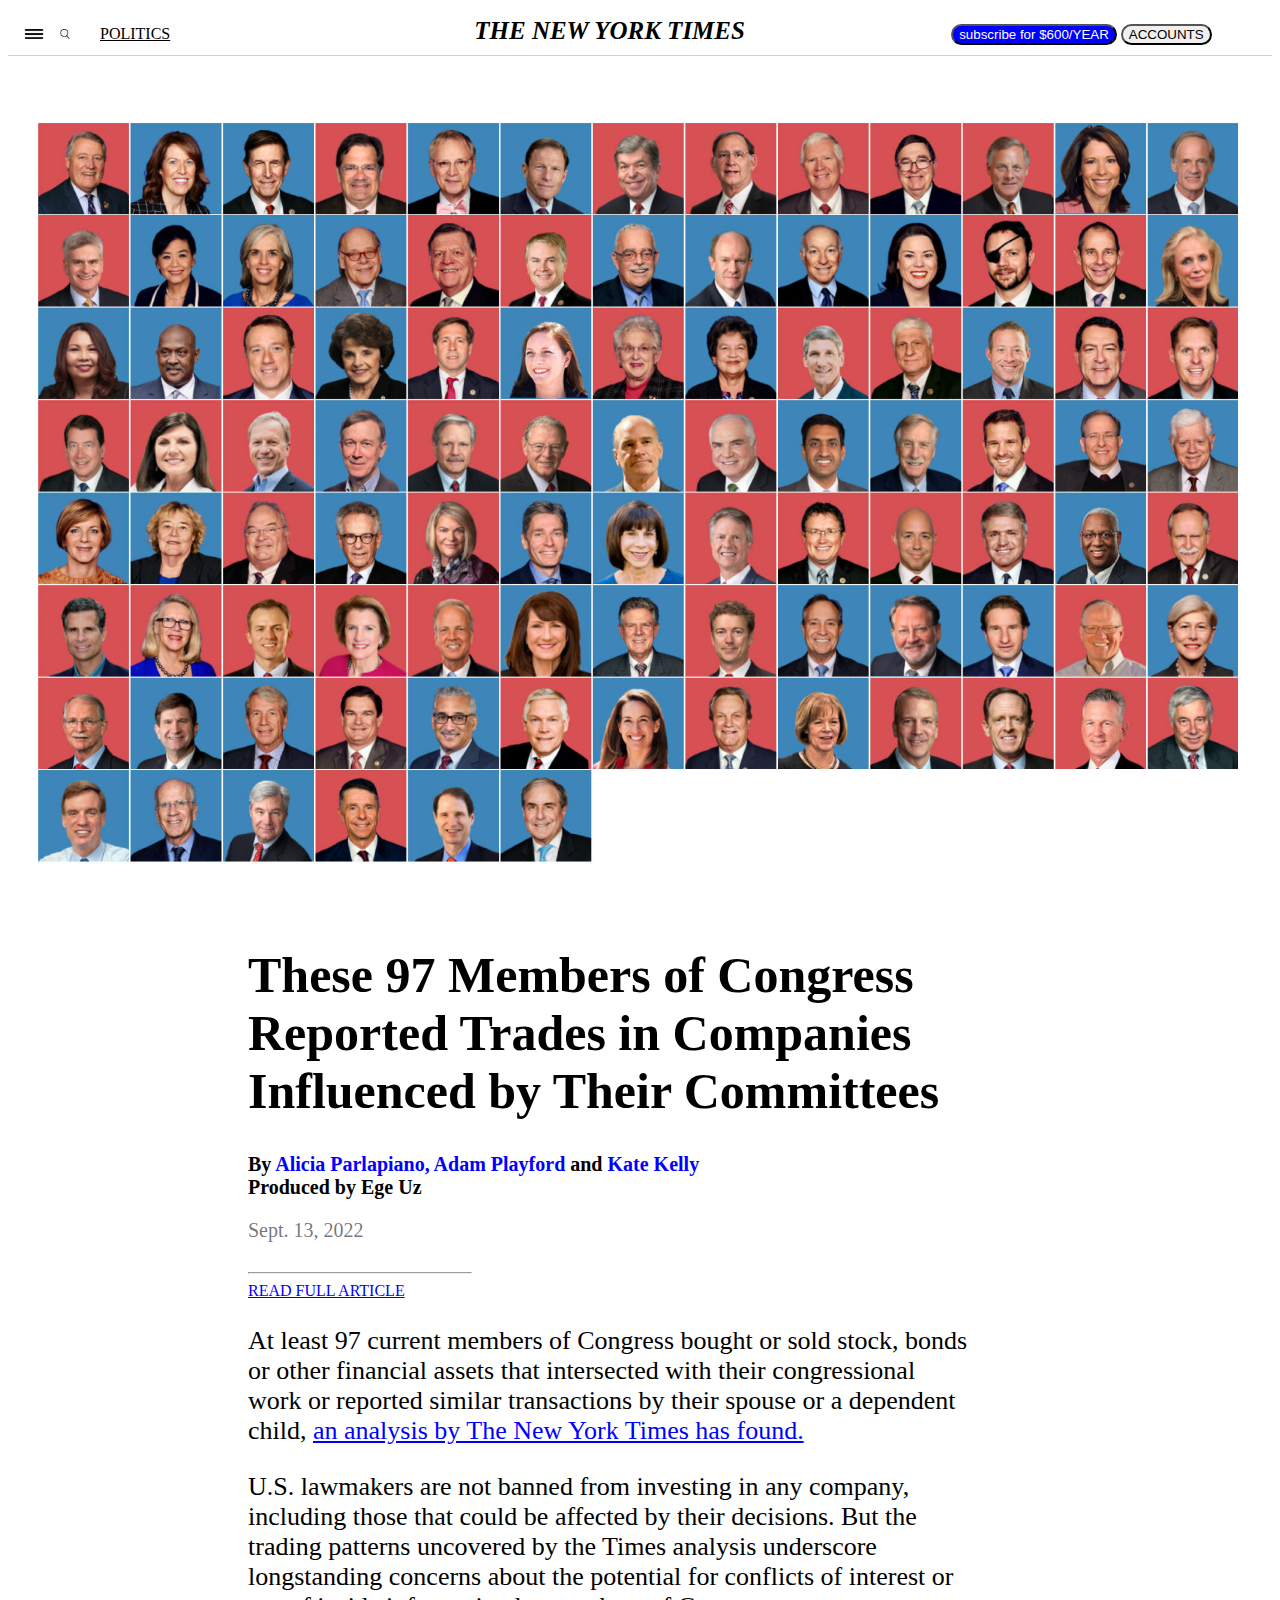
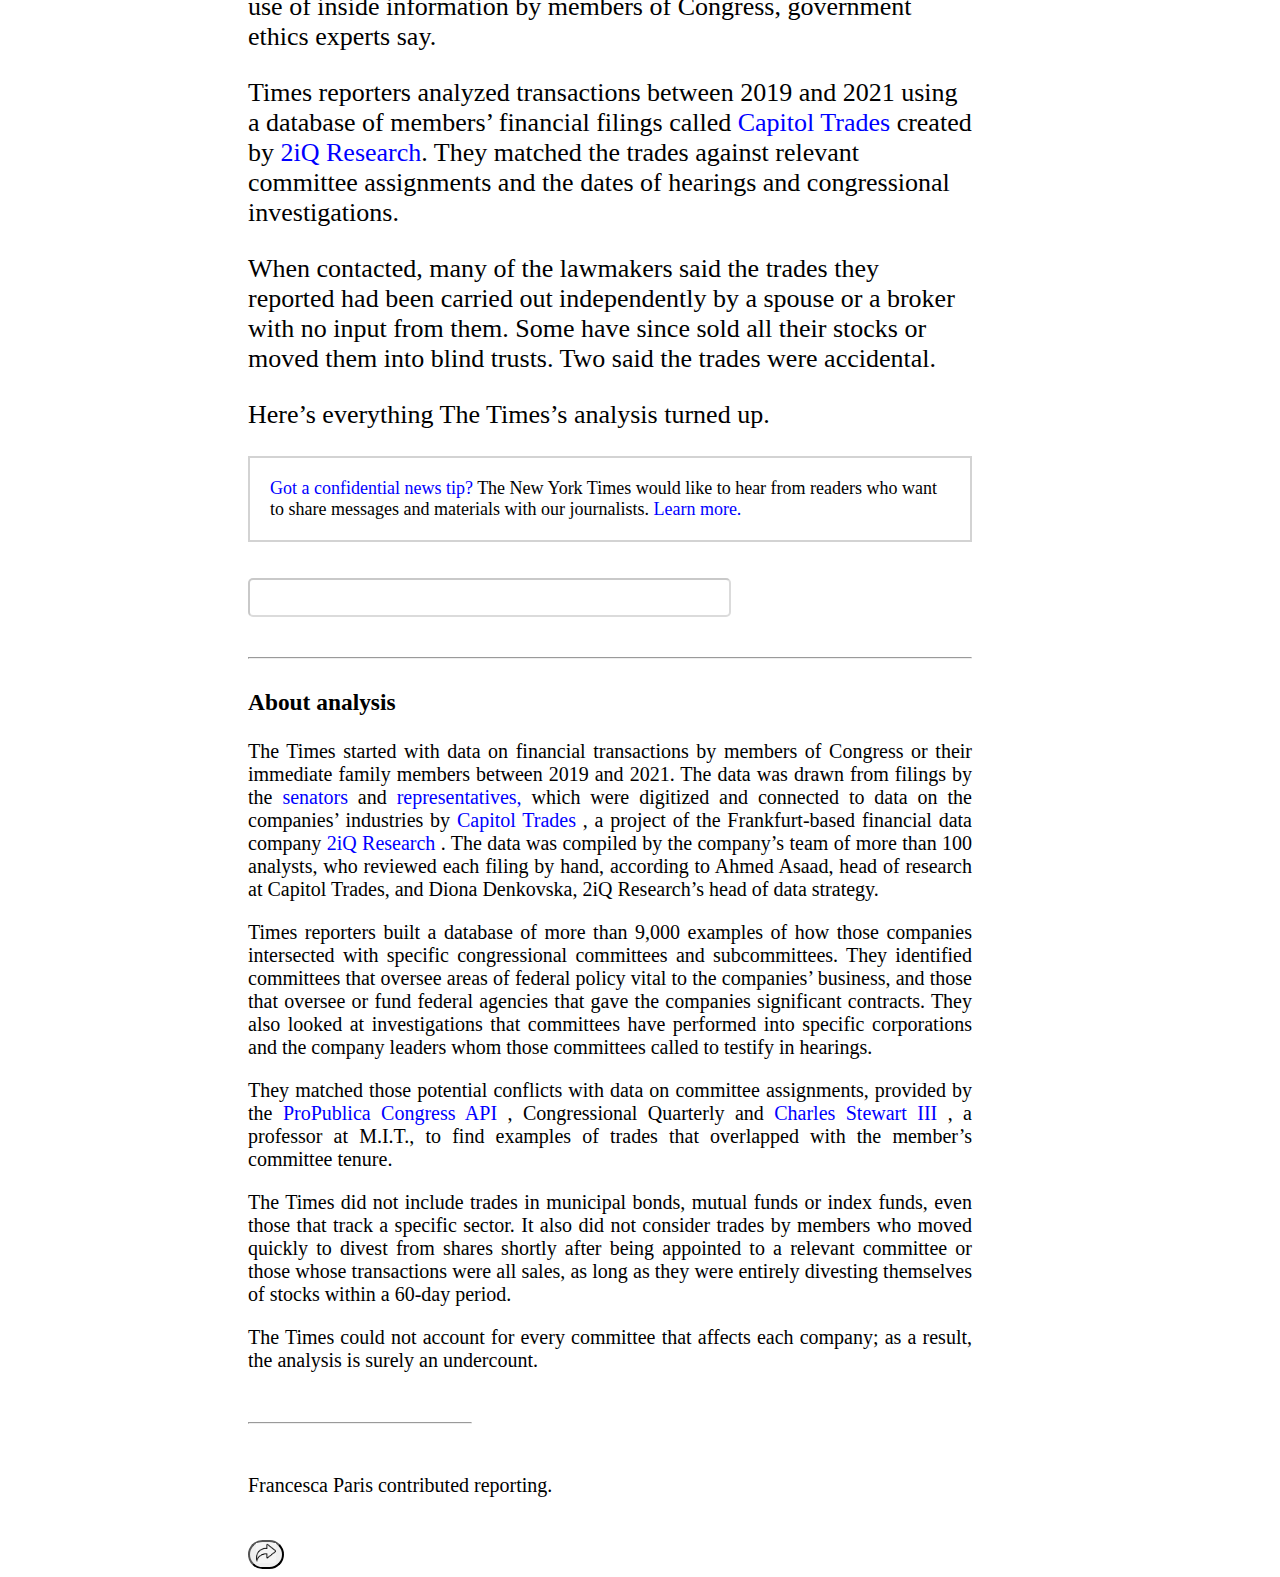
<file: HTML/politics.html>
<!DOCTYPE html>
<html>
   <head>
      <title>97 MEMBERS OF CONGRESS</title>
     <link rel="stylesheet" href="../CSS/politics.css">
   </head>
   <body>
      <ul class="ul1">
         <div class="div1">
             <button id="a1" class="button1"><li ><img src="../image/three-line.png" alt="three-line" height="10px" width="20px" ></li></button>
             <button id="a2" class="button1"><li ><img src="../image/search-icon.png" alt="search" height="10px"></li></button> 
             <li id="a3"><a href="https://www.nytimes.com/section/politics"> POLITICS</a></li>
             <li id="a4">  <i><b> THE NEW YORK TIMES </b></i> </li>
             <button id="a5" class="button1"><li>subscribe for $600/YEAR</li></button>
             <button id="a6" class="button1"><li>ACCOUNTS</li></button>
         </div>
         </ul>
     <img src="../image/97member.jpg" alt="" width="1200px" class="image1">
     <h1 id="a9">These 97 Members of Congress Reported Trades in Companies Influenced by Their Committees   </h1>
     <p id="a0"><b>By <span> Alicia Parlapiano, Adam Playford </span>and <span> Kate Kelly </span> <br>
      Produced by Ege Uz</b></p>
      <p id="b1">Sept. 13, 2022</p>
      <hr id="b2">
      <a href="https://www.nytimes.com/interactive/2022/09/13/us/politics/congress-stock-trading-investigation.html" id="b3">READ FULL ARTICLE</a>
      <div class="div2">
      <P>At least 97 current members of Congress bought or sold stock, bonds or other financial assets that intersected with their congressional work or reported similar transactions by their spouse or a dependent child, <span><U>an analysis by The New York Times has found.</U> </span> </P>
      <p>U.S. lawmakers are not banned from investing in any company, including those that could be affected by their decisions. But the trading patterns uncovered by the Times analysis underscore longstanding concerns about the potential for conflicts of interest or use of inside information by members of Congress, government ethics experts say.     </p>
     <p>Times reporters analyzed transactions between 2019 and 2021 using a database of members’ financial filings called <span>Capitol Trades </span> created by <span> 2iQ Research</span>. They matched the trades against relevant committee assignments and the dates of hearings and congressional investigations.   </p>
     <p>When contacted, many of the lawmakers said the trades they reported had been carried out independently by a spouse or a broker with no input from them. Some have since sold all their stocks or moved them into blind trusts. Two said the trades were accidental.   </p>
     <p>Here’s everything The Times’s analysis turned up.</p>
   </div>
     <p id="b4"> <span> Got a confidential news tip? </span> The New York Times would like to hear from readers who want to share messages and materials with our journalists. <span> Learn more.</span></p> <br>
     <input type="text" name="find a member" class="input1">
     <hr id="b5">
     <div class="div3">
     <h3>About analysis</h4>
     <p>The Times started with data on financial transactions by members of Congress or their immediate family members between 2019 and 2021. The data was drawn from filings by the <span> senators </span> and <span> representatives,</span> which were digitized and connected to data on the companies’ industries by <span> Capitol Trades </span>, a project of the Frankfurt-based financial data company <span> 2iQ Research </span>. The data was compiled by the company’s team of more than 100 analysts, who reviewed each filing by hand, according to Ahmed Asaad, head of research at Capitol Trades, and Diona Denkovska, 2iQ Research’s head of data strategy.   </p>
     <p>Times reporters built a database of more than 9,000 examples of how those companies intersected with specific congressional committees and subcommittees. They identified committees that oversee areas of federal policy vital to the companies’ business, and those that oversee or fund federal agencies that gave the companies significant contracts. They also looked at investigations that committees have performed into specific corporations and the company leaders whom those committees called to testify in hearings.   </p>
     <p>They matched those potential conflicts with data on committee assignments, provided by the <span> ProPublica Congress API </span>, Congressional Quarterly and <span> Charles Stewart III </span>, a professor at M.I.T., to find examples of trades that overlapped with the member’s committee tenure.   </p>
     <p>The Times did not include trades in municipal bonds, mutual funds or index funds, even those that track a specific sector. It also did not consider trades by members who moved quickly to divest from shares shortly after being appointed to a relevant committee or those whose transactions were all sales, as long as they were entirely divesting themselves of stocks within a 60-day period.</p>
     <p>The Times could not account for every committee that affects each company; as a result, the analysis is surely an undercount.   </p>
     <hr id="hr">
     <p>Francesca Paris contributed reporting.   </p> 
     <br>
     <button class="button1"><img src="../image/shear.png" alt="shear" width="20px"></button>
   </div>
   </body>
</html>
</file>
<file: CSS/index.css>
.div1 li{
    display: inline;
    height: 100%;
 }
 .ul1{
    max-width: 100%;
    border-bottom: 2px rgba(0, 0, 0, 0.075) solid;
    padding: 10px;
    max-width: 100%;
   margin-top: -1px;

 }
 #a1{
   margin-left: 20px;
    text-align: center;
    padding: 5px;
    color: transparent;
    background-color: transparent;
    border: transparent;
 }
 #a2{
    padding: 5px;
    color: transparent;
    background-color: transparent;
    border: transparent;
 }
 #a3{
    margin-left: 20px;
    
 }
 #a3 a{
   color: black;
 }
 #a4{
    margin-left: 300px;
    text-align: center;
    font-family:'Courier New', Courier, monospace cursive ;
    font-size: 25px;
 }
 #a5{
 background-color: rgb(109, 109, 243);
 color: aliceblue;
 margin-left: 200px;
 }
 #a6:hover{
    background-color: black;
    color: aliceblue;      
 }
 #a7{
    font-size: 70px;
    font-family: cursive monospace;
    font-weight: bold;
    margin-left: 20px;
 }
 span{
   margin-left: 30px;
 }
 .button1:hover{
    background-color: rgb(5, 5, 5);
    color: black;
 }
 a:hover{
    color: bisque;
    text-decoration: dotted;
 }
 .ul2{
   border-bottom: 2px solid black;
   font-size: 10px;
   border-radius: 10px;
   font-family: monospace;
}             
 .div2 li{
   display: inline;
   border-left: 2px solid black;
   margin-left: 10px;
   text-align: center;
   padding-left: 4px;
 }
 .div2 a:hover{
   color: rgb(248, 8, 8);
   border: 3px solid black;
   background-color: aliceblue;
 }
 .div2 a{
   color: black;
 }
 nav a:hover{
   color: rgb(192, 6, 6);
 }
 nav a{
   color: black;
 }
 #A1{
   font-size: small;
 }
 #A2{
  color: rgba(0, 0, 0, 0.342); 
 }
 nav{
   float: left;
   width: 50%;
 }
 
 article{
   font-size: 30px;
   margin-left: -20PX;
   float: left; 
    border-left: 2px solid black;
   padding-left: 10px;
   border-right:2PX SOLID black ;
 }
 .link3{
  margin-top: -3px;
    color: black;
 }
 #b6{
   font-size: 20px;
 }
 #b7{
  font-size: 15px;
  color: rgba(0, 0, 0, 0.514);
 }
 article a:hover{
    color: red;
 }
 .link4{
  font-size: 30px;
  color: black;
  border-bottom:transparent ;
 }
 .link4:hover{
  color: red;
  border-bottom: 2px solid black;
 }
 .link5{
  float: right;
 }
 #b8{
  font-size: 30px;
 }
</file>
<file: CSS/asia-pacafic.css>
.div1 li{
    display: inline;
    height: 100%;
    padding-bottom: -1%;
 }
 .ul1 a{
  color: black ;
 }
 .ul1 #a3:hover{
    color: red;
 }
 
 .ul1{
  border-bottom: 2px rgba(0, 0, 0, 0.075) solid;
    margin-top: -1px;
    padding: 10px;
    max-width: 100%;
    border-bottom: 1px solid rgba(0, 0, 0, 0.178);
 }
 #a1{
    text-align: center;
    size: 10px;
    border: transparent;
    background-color: transparent;
    
 }
 #a2{
    text-align: center;
    size: 10px;
    cursor: pointer;
    background-color: transparent;
    font-size: 20px;
    border: transparent;
 }
 .b1{
  size: 80px;
 }
 #a3{
    margin-left: 20px;
 }
 #a4{
    margin-left: 300px;
    text-align: center;
    font-family:'Courier New', Courier, monospace cursive ;
    font-size: 25px;
 }
 #a5{
 background-color:blue;
 color: white;
 margin-left: 200px;
 }
 #a6:hover{
    background-color: black;
    color: aliceblue;      
 }
 #a7{
    text-align: justify;
    margin-left: 240px;
  margin-top: 90px;  
 }
 #a8{
    margin-left: 240px;
    margin-top: 0px;
    font-size: 55px;
    margin-right: 200px;
    font-family: cursive;
    font-style: oblique;
 }
 #a9{
    margin-top: -25px;
    font-size: 30px;
    margin-left: 240px; 
    margin-right: 200px;
    color: rgba(0, 0, 0, 0.774);   
 }
 .button2{
    margin-left: 240px;
    margin-top: 20px;
    border-radius: 50px;
    border-color: rgba(0, 0, 0, 0.26);
    padding: 5px;
 }
 .button3{
    margin-left: 10px;
    margin-top: 20px;
    border-radius: 50px;
    border-color: rgba(0, 0, 0, 0.26);
    padding: 5px;
 }

 .button4{
    margin-left: 10px;
    padding-top: 15px;
    margin-top: 10px;
    border-radius: 50px;
    border-color: rgba(0, 0, 0, 0.26);
    padding: 8px;
 }
 .image1{
    margin-top: 30px;
    margin-left: 30px;
 }
 #a0{
    margin-left: 30px;
    margin-right: 500px;
    color: rgba(0, 0, 0, 0.459);
    margin-bottom: 60px;
 }
 .link1{
    margin-left: 240px;
    padding-top: 70px;
 }
 .link2{
   color: black;
   font-size: 20px;
   text-align: center;
 }
 #b1{
    color: rgba(0, 0, 0, 0.308);
    margin-left: 300px;
    font-size: 15px;
 }
 .div2{
    margin-left: 240px;
    text-align: ;
    margin-right: 230px;
    font-size: 30px;
    pad: 10px;
 }
 span{
    color: blue;
 }
 #b2{
    margin-left: 240px;
    margin-right: 250px;
 }
 #b3{
    margin-left: 240px;
    margin-right: 350px;
    font-size: 18px;
    color: rgba(0, 0, 0, 0.473);
 }
 .div3{
    margin-left: 240px;
    margin-right: 300px;
    font-size: 25px;
 }
 .div4{
    border: 2px solid rgba(0, 0, 0, 0.103);
    margin-left: 240px;
    margin-right: 300px;
    font-size: 22px;
 }
 .div5{
    border: 2px solid rgba(0, 0, 0, 0.219);
    margin-top: 30px;
    margin-left: 240px;
    margin-right: 300px;
    margin-bottom: 90px;
 }
 span .A2{
    color: black;
 }
</file>
<file: CSS/front-page.css>
body{
   
    
  }
  .div1 li{
     display: inline;
     height: 100%;
     padding-bottom: -1%;
  }
  .ul1 a{
   color: black ;
  }
  .ul1 #a3:hover{
     color: red;
  }
  
  .ul1{
     
     border-bottom: 2px rgba(0, 0, 0, 0.075) solid;
     margin-top: -1px;
     padding: 10px;
     max-width: 100%;
     border-bottom: 1px solid rgba(0, 0, 0, 0.178);
 
  }
  #a1{
     text-align: center;
     size: 10px;
     border: transparent;
     background-color: transparent;
     
  }
  #a2{
     text-align: center;
     size: 10px;
     cursor: pointer;
     background-color: transparent;
     font-size: 20px;
     border: transparent;
  }
  .b1{
   size: 80px;
  }
  #a3{
     margin-left: 20px;
  }
  #a4{
     margin-left: 300px;
     text-align: center;
     font-family:'Courier New', Courier, monospace cursive ;
     font-size: 25px;
  }
  #a5{
  background-color:blue;
  color: white;
  margin-left: 200px;
  }
  #a6:hover{
     background-color: black;
     color: aliceblue;      
  }
  #a7{
font-size: 50px;
font-family: cursive monospace;
font-weight: bold;
text-align: center;
margin-left: 250px;
margin-right: 250px;
text-align: justify;
}
#a8{
text-align: center;
font-size: 30px;
border-bottom: 1px solid rgba(0, 0, 0, 0.075) ;
margin-left: 250px;
margin-right: 250px;
text-align: justify;
}
.img1{
 margin-top: 70px;
}
.button2{
margin-left:250px ;
border-radius: 80px;
border-color: rgba(0, 0, 0, 0.026);

}
.button3{
margin-left:10px ;
border-radius: 80px;
border-color: rgba(0, 0, 0, 0.027);
}
.button2:hover{
background-color: rgb(43, 224, 194);
}
.button3:hover{
background-color: rgb(25, 216, 216);
color: aliceblue;
}
#a9{
text-align: center;
font-size: 12px;
}
.div3 a{
margin-left: 450px;
color: black;
}
#A1{
size: 30px;
margin-left: 35%;
margin-right: 55%;
}
#A2{
text-align: justify;


margin-left: 250px;
font-size: 30px;
margin-right: 150px;
}
</file>
<file: CSS/politics.css>
.div1 li{
    display: inline;
    height: 100%;
    padding-bottom: -1%;
 }
 .ul1 a{
  color: black ;
 }
 .ul1 #a3:hover{
    color: red;
 }
 
 .ul1{
  border-bottom: 2px rgba(0, 0, 0, 0.075) solid;
    margin-top: -1px;
    padding: 10px;
    max-width: 100%;
    border-bottom: 1px solid rgba(0, 0, 0, 0.178);
 }
 #a1{
    text-align: center;
    size: 10px;
    border: transparent;
    background-color: transparent;
    
 }
 #a2{
    text-align: center;
    size: 10px;
    cursor: pointer;
    background-color: transparent;
    font-size: 20px;
    border: transparent;
 }
 .b1{
  size: 80px;
 }
 #a3{
    margin-left: 20px;
 }
 #a4{
    margin-left: 300px;
    text-align: center;
    font-family:'Courier New', Courier, monospace cursive ;
    font-size: 25px;
 }
 #a5{
 background-color:blue;
 color: white;
 margin-left: 200px;
 }
 #a6:hover{
    background-color: black;
    color: aliceblue;      
 }
 #a7{
  margin-left: 30px;
 }
 #a8{
  margin-left: 30px;
  font-size: 60px;
  font-family: cursive;
 }
 .image1{
   margin-left: 30px;
   margin-top: 20px;
 }
 #a9{

  font-size: 50px;
  margin-left: 240px;
  margin-right: 250px;
 margin-top: 50px;
 }
 #a0{
  font-size: 20px;
  margin-left: 240px;
  text-align: justify;

 }
 #b1{
  font-size: 20px;
  margin-left: 240px;
  text-align: justify;
  color: rgba(0, 0, 0, 0.553);
 }
 #b2{
  margin-top: 30px;
  margin-left: 240px;
  margin-right: 800px;
 }
 #b3{
  margin-left: 240px;
  margin-top: 40px;
  color: blue;
 }
 .div2{
  font-size: 26px;
  margin-left: 240px;
  margin-right: 300px;
 }
 #b4{
  border: 2px solid rgba(0, 0, 0, 0.171);
  margin-left: 240px;
  margin-right: 300px;
  padding: 20px;
  font-size: 18px;
 }
 span{
  color: blue;
 }
 .input1{
  margin-left: 240px;
  height: 33px;
  margin-right: 10px;
  padding-right: 300px ;
  border-radius:5px;
  border-color: rgba(0, 0, 0, 0.212);
 }
 #b5{
  margin-left: 240px;
  margin-right: 300px;
  margin-top: 40px;
 }
 .div3{
  margin-left: 240px;
 text-align: justify;
 margin-right: 300px;
  margin-top: 30px;
  font-size: 20px;
 }
  #hr{
    margin-top: 50px;
    margin-bottom: 50px;
    margin-right: 500px;
  }
   .button1{
     border-radius: 50px;
   }
   .button1:hover{
     background-color: blue;
   }
</file>
